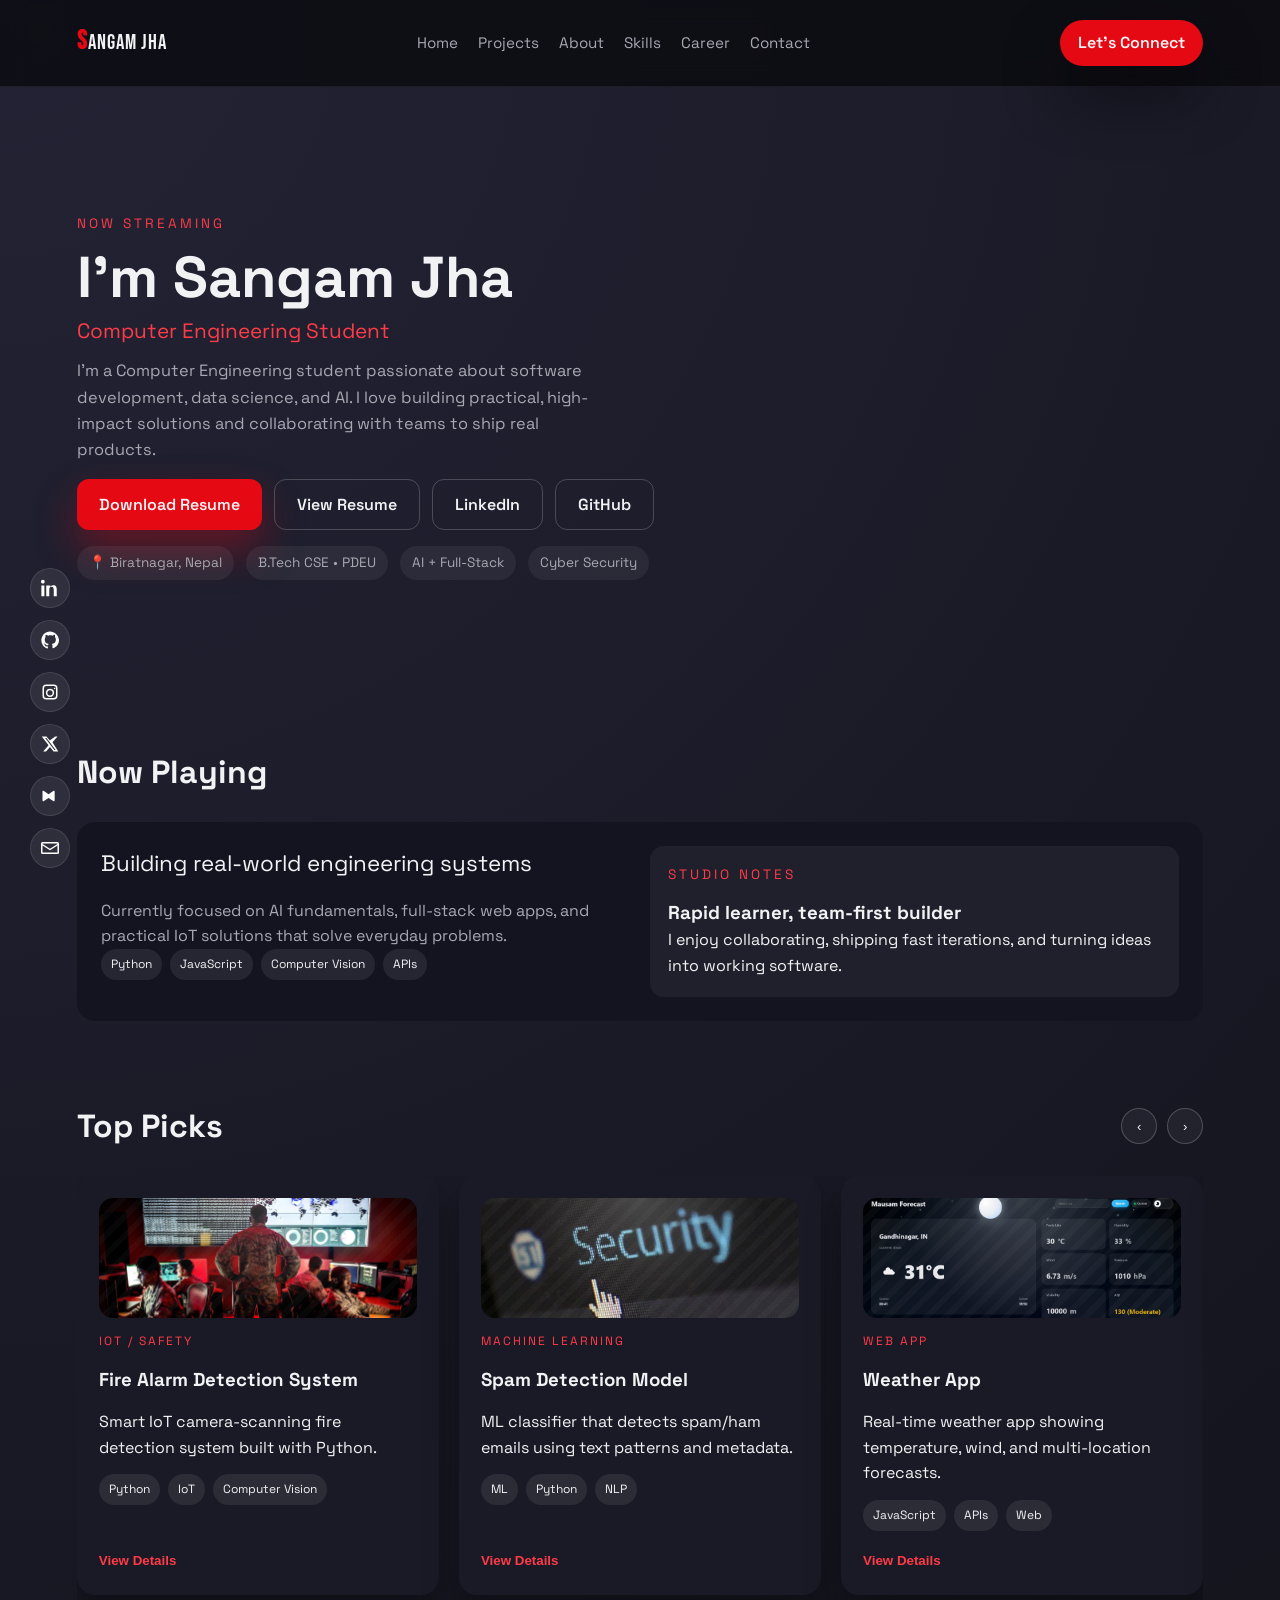
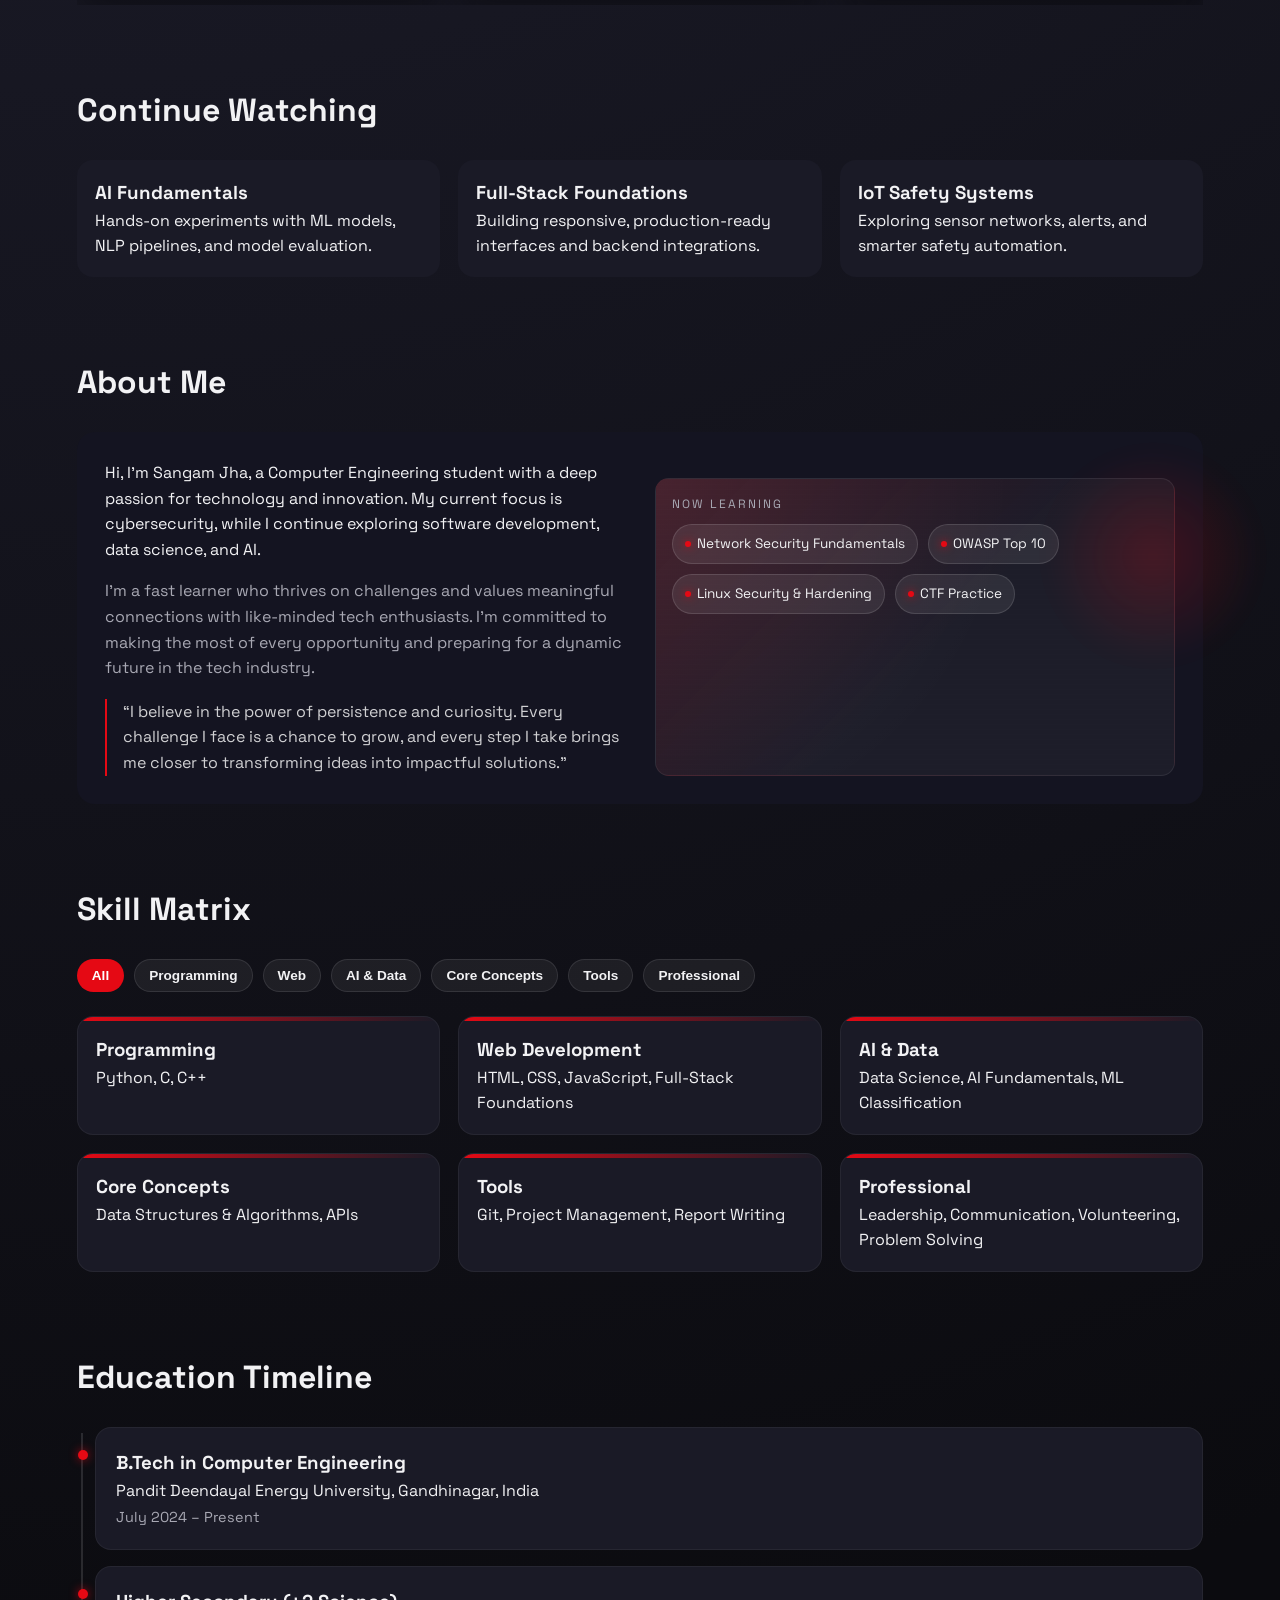
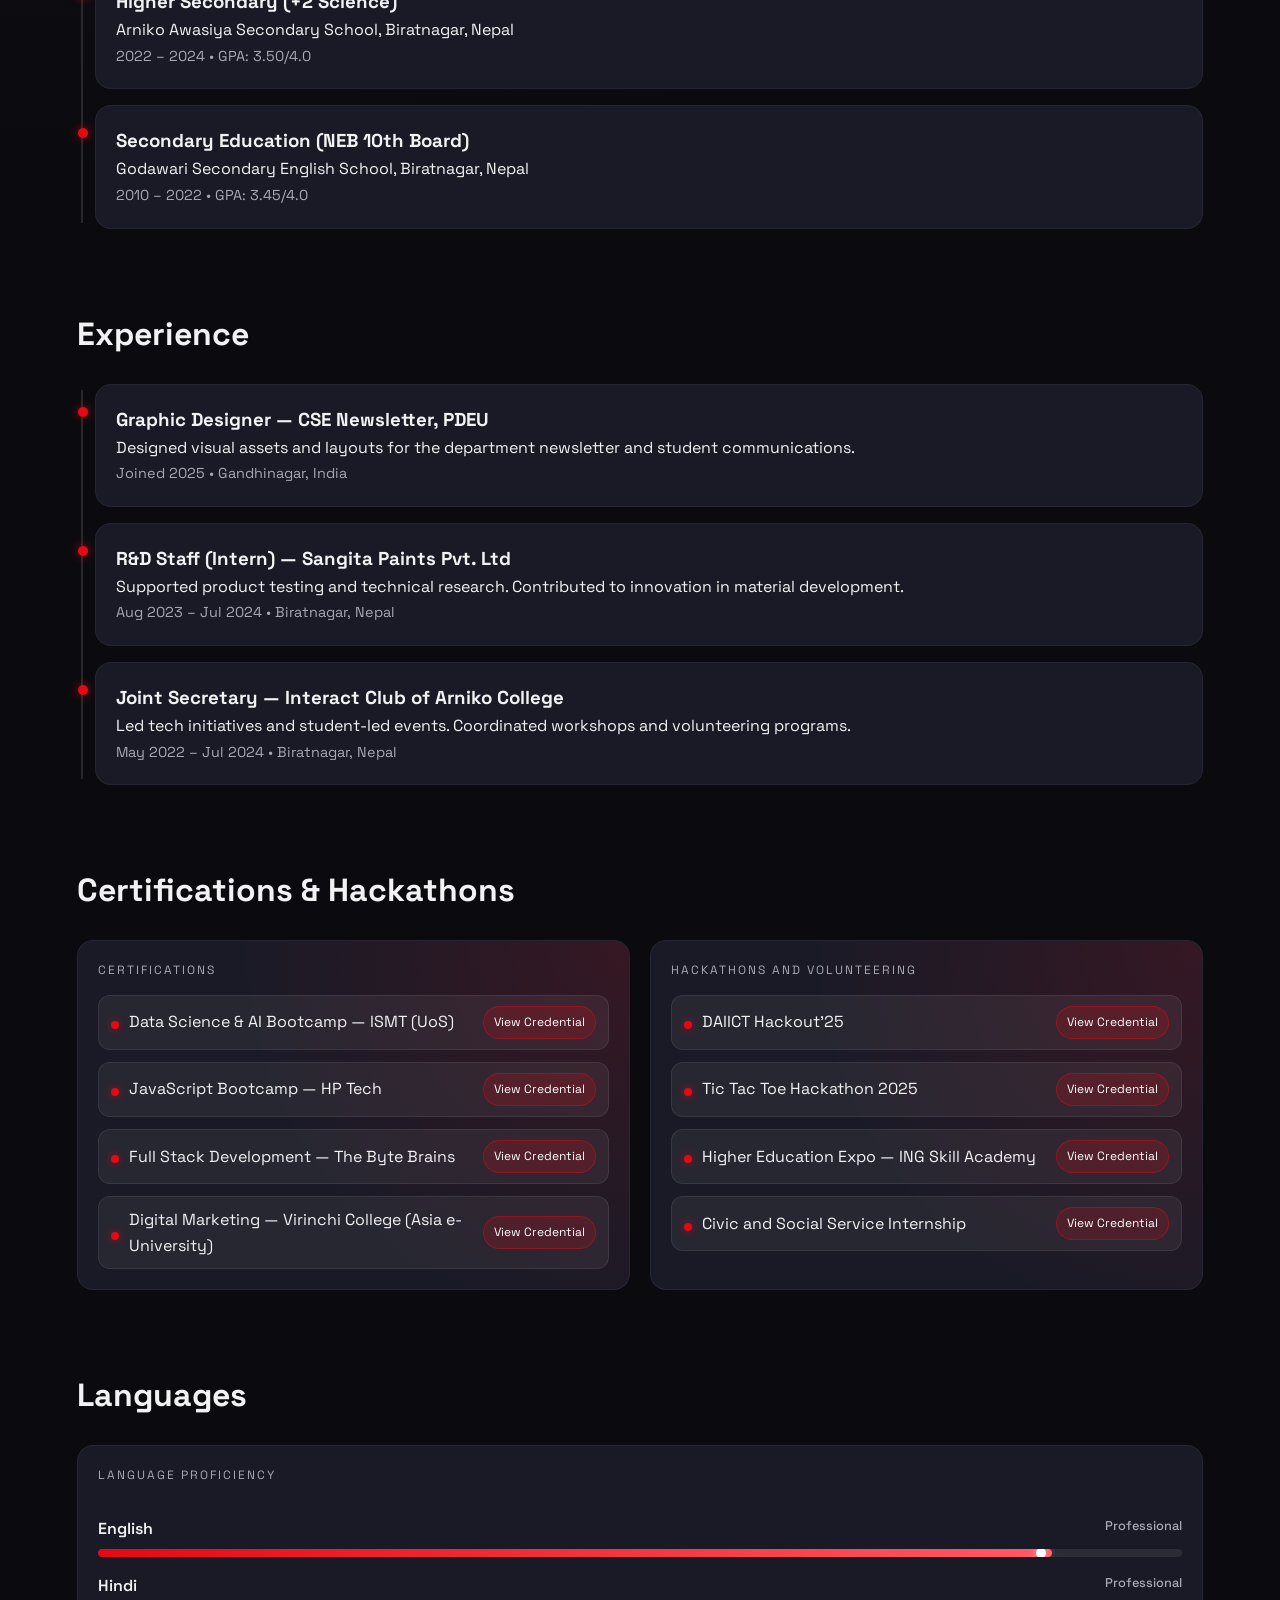
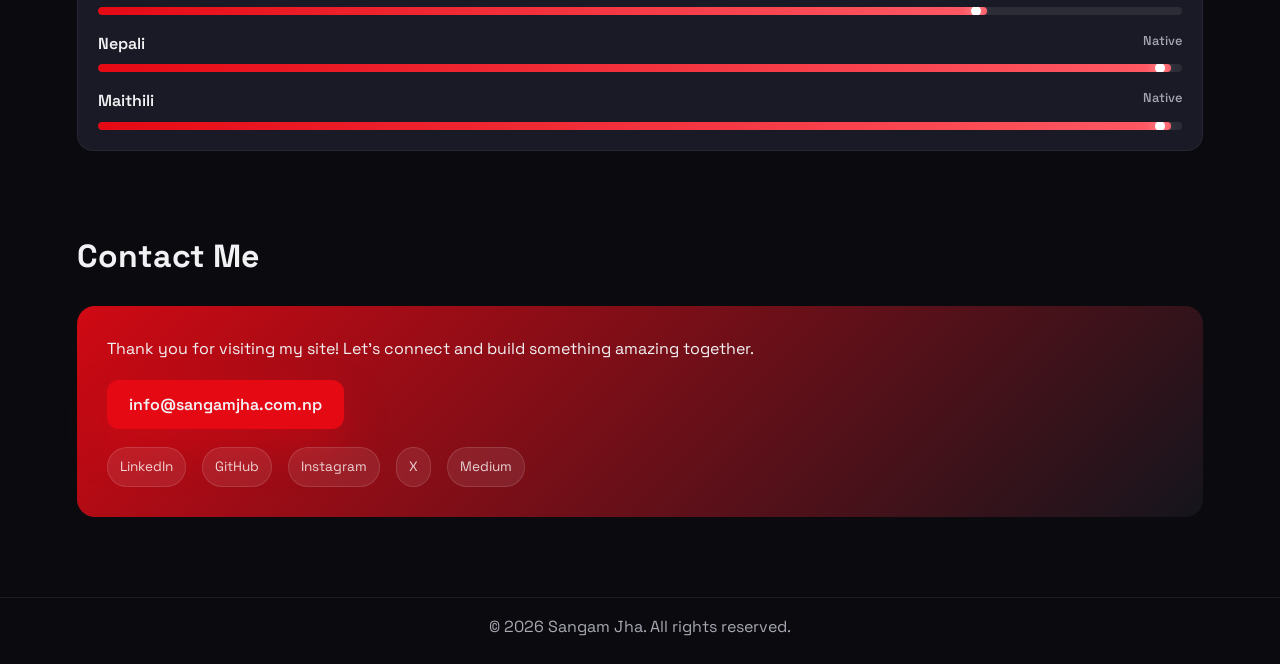
<file: index.html>
<!doctype html>
<html lang="en">
<head>
  <meta charset="utf-8" />
  <meta name="viewport" content="width=device-width, initial-scale=1" />
  <title>Sangam Jha | Netflix-Style Portfolio</title>
  <meta name="description" content="Sangam Jha — Computer Engineering student focused on software development, data science, and AI." />
  <meta property="og:title" content="Sangam Jha | Portfolio" />
  <meta property="og:description" content="Computer Engineering student passionate about AI, data science, and full-stack development." />
  <meta property="og:type" content="website" />
  <link rel="preconnect" href="https://fonts.googleapis.com" />
  <link rel="preconnect" href="https://fonts.gstatic.com" crossorigin />
  <link href="https://fonts.googleapis.com/css2?family=Bebas+Neue&family=Space+Grotesk:wght@400;500;600;700&display=swap" rel="stylesheet" />
  <link rel="stylesheet" href="styles/main.css" />
</head>
<body>
  <div class="loader" id="page-loader" aria-hidden="true">
    <div class="loader-content">
      <div class="netflix-container">
        <div class="sangam-logo" aria-label="SANGAM" role="img">
          <span class="logo-letter">S</span>
          <span class="logo-letter">A</span>
          <span class="logo-letter">N</span>
          <span class="logo-letter">G</span>
          <span class="logo-letter">A</span>
          <span class="logo-letter">M</span>
        </div>
      </div>
      <p class="loader-text">Streaming Portfolio</p>
    </div>
  </div>

  <div class="scroll-progress"></div>

  <header class="site-header">
    <div class="brand">
      <span class="brand-text"><span class="brand-initial">S</span>angam Jha</span>
    </div>
    <nav class="site-nav">
      <a href="#home">Home</a>
      <a href="#projects">Projects</a>
      <a href="#about">About</a>
      <a href="#skills">Skills</a>
      <a href="#education">Career</a>
      <a href="#contact">Contact</a>
    </nav>
    <a class="cta" href="#contact">Let’s Connect</a>
  </header>

  <aside class="social-rail" aria-label="Social links">
    <a href="https://www.linkedin.com/in/sangamjha" target="_blank" rel="noreferrer" aria-label="LinkedIn">
      <svg viewBox="0 0 24 24" aria-hidden="true">
        <path d="M4.98 3.5C4.98 4.88 3.86 6 2.5 6S0 4.88 0 3.5 1.12 1 2.5 1 4.98 2.12 4.98 3.5ZM0.5 8.5H4.5V23H0.5V8.5ZM8.5 8.5H12.3V10.4H12.4C12.9 9.4 14.2 8.3 16.2 8.3 20.3 8.3 21 10.9 21 14.3V23H17V14.9C17 12.9 16.9 10.3 14.2 10.3 11.4 10.3 11 12.5 11 14.7V23H7V8.5H8.5Z"/>
      </svg>
    </a>
    <a href="https://www.github.com/sangamjha1" target="_blank" rel="noreferrer" aria-label="GitHub">
      <svg viewBox="0 0 24 24" aria-hidden="true">
        <path d="M12 0.5C5.6 0.5 0.5 5.8 0.5 12.3c0 5.2 3.3 9.6 7.9 11.1.6.1.8-.3.8-.6v-2.2c-3.2.7-3.9-1.6-3.9-1.6-.5-1.4-1.3-1.7-1.3-1.7-1.1-.8.1-.8.1-.8 1.2.1 1.9 1.3 1.9 1.3 1.1 1.9 2.9 1.3 3.6 1 .1-.8.4-1.3.7-1.6-2.6-.3-5.3-1.3-5.3-5.9 0-1.3.5-2.3 1.2-3.2-.1-.3-.5-1.5.1-3.1 0 0 1-.3 3.2 1.2.9-.3 1.9-.4 2.9-.4 1 0 2 .1 2.9.4 2.2-1.5 3.2-1.2 3.2-1.2.6 1.6.2 2.8.1 3.1.8.9 1.2 1.9 1.2 3.2 0 4.6-2.7 5.6-5.3 5.9.4.3.8 1 .8 2.1v3.1c0 .3.2.7.8.6 4.6-1.5 7.9-5.9 7.9-11.1C23.5 5.8 18.4 0.5 12 0.5Z"/>
      </svg>
    </a>
    <a href="https://www.instagram.com/sangamjha.1" target="_blank" rel="noreferrer" aria-label="Instagram">
      <svg viewBox="0 0 24 24" aria-hidden="true">
        <path d="M7 2h10a5 5 0 0 1 5 5v10a5 5 0 0 1-5 5H7a5 5 0 0 1-5-5V7a5 5 0 0 1 5-5Zm0 2a3 3 0 0 0-3 3v10a3 3 0 0 0 3 3h10a3 3 0 0 0 3-3V7a3 3 0 0 0-3-3H7Zm5 3.5A5.5 5.5 0 1 1 6.5 13 5.5 5.5 0 0 1 12 7.5Zm0 2A3.5 3.5 0 1 0 15.5 13 3.5 3.5 0 0 0 12 9.5Zm6.2-3.3a1 1 0 1 1-1 1 1 1 0 0 1 1-1Z"/>
      </svg>
    </a>
    <a href="https://x.com/sangamjha_1" target="_blank" rel="noreferrer" aria-label="X">
      <svg viewBox="0 0 24 24" aria-hidden="true">
        <path d="M18.9 2H22l-6.7 7.7L23 22h-6.2l-4.8-5.9L6.7 22H2.9l7.2-8.3L1 2h6.3l4.4 5.4L18.9 2Zm-1.1 18h1.7L7.3 4H5.5l12.3 16Z"/>
      </svg>
    </a>
    <a href="https://medium.com/@sangamjha" target="_blank" rel="noreferrer" aria-label="Medium">
      <svg viewBox="0 0 24 24" aria-hidden="true">
        <path d="M2 6.2a1.2 1.2 0 0 1 1.9-1l6.2 4.3 6.2-4.3a1.2 1.2 0 0 1 1.9 1v11.6a1.2 1.2 0 0 1-1.9 1l-6.2-4.3-6.2 4.3a1.2 1.2 0 0 1-1.9-1Z"/>
      </svg>
    </a>
    <a href="mailto:info@sangamjha.com.np" aria-label="Email">
      <svg viewBox="0 0 24 24" aria-hidden="true">
        <path d="M2 4h20a2 2 0 0 1 2 2v12a2 2 0 0 1-2 2H2a2 2 0 0 1-2-2V6a2 2 0 0 1 2-2Zm0 2v.5l10 6.5 10-6.5V6H2Zm20 12V8.7l-9.4 6.1a1 1 0 0 1-1.2 0L2 8.7V18h20Z"/>
      </svg>
    </a>
  </aside>

  <main>
    <section class="hero" id="home">
      <div class="hero-content reveal">
        <p class="eyebrow">Now Streaming</p>
        <h1>I’m Sangam Jha</h1>
        <p class="subhead">Computer Engineering Student</p>
        <p class="lead">
          I’m a Computer Engineering student passionate about software development, data science,
          and AI. I love building practical, high-impact solutions and collaborating with teams to
          ship real products.
        </p>
        <div class="hero-actions">
          <a class="btn primary" href="assets/Sangam_Jha_Resume.pdf" target="_blank" rel="noreferrer">Download Resume</a>
          <a class="btn ghost" href="resume.html">View Resume</a>
          <a class="btn ghost" href="https://www.linkedin.com/in/sangamjha" target="_blank" rel="noreferrer">LinkedIn</a>
          <a class="btn ghost" href="https://www.github.com/sangamjha1" target="_blank" rel="noreferrer">GitHub</a>
        </div>
        <div class="hero-meta">
          <span>📍 Biratnagar, Nepal</span>
          <span>B.Tech CSE • PDEU</span>
          <span>AI + Full-Stack</span>
          <span>Cyber Security</span>
        </div>
      </div>
      <div class="hero-poster reveal">
        <div class="hero-photo">
          <video id="avatar-video" autoplay muted loop playsinline>
            <source src="assets/sangam-avatar-green.mp4" type="video/mp4" />
          </video>
          <canvas id="avatar-canvas" aria-label="Sangam 3D avatar"></canvas>
        </div>
      </div>
    </section>

    <section class="row reveal" id="now-playing">
      <div class="row-header">
        <h2>Now Playing</h2>
      </div>
      <div class="now-playing">
        <div>
          <p class="now-title">Building real-world engineering systems</p>
          <p class="muted">Currently focused on AI fundamentals, full-stack web apps, and practical IoT solutions that solve everyday problems.</p>
          <div class="tag-row">
            <span>Python</span>
            <span>JavaScript</span>
            <span>Computer Vision</span>
            <span>APIs</span>
          </div>
        </div>
        <div class="now-card">
          <p class="eyebrow">Studio Notes</p>
          <h3>Rapid learner, team-first builder</h3>
          <p>I enjoy collaborating, shipping fast iterations, and turning ideas into working software.</p>
        </div>
      </div>
    </section>

    <section class="row reveal" id="projects">
      <div class="row-header">
        <h2>Top Picks</h2>
        <div class="row-controls">
          <button class="icon-btn" data-scroll="left" aria-label="Scroll left">‹</button>
          <button class="icon-btn" data-scroll="right" aria-label="Scroll right">›</button>
        </div>
      </div>
      <div class="card-track" data-track>
        <article class="card" data-project data-title="Fire Alarm Detection System" data-description="Smart IoT camera-scanning fire detection system built with Python to detect hazards early and trigger alerts." data-tech="Python, IoT, Computer Vision" data-role="Computer Vision + IoT" data-highlights="Real-time smoke/heat detection;Sensor-driven alert pipeline;Python-based prototype" data-repo="https://github.com/sangamjha1/fire-alarm-detection" data-live="">
          <div class="card-art top-crop">
            <img src="assets/fire-alarm-detection-system-thumbnail.jpg" alt="Fire Alarm Detection System thumbnail" />
          </div>
          <div class="card-label">IoT / Safety</div>
          <h3>Fire Alarm Detection System</h3>
          <p>Smart IoT camera-scanning fire detection system built with Python.</p>
          <div class="tag-row">
            <span>Python</span>
            <span>IoT</span>
            <span>Computer Vision</span>
          </div>
          <div class="card-links">
            <button class="text-btn" data-open>View Details</button>
          </div>
        </article>
        <article class="card" data-project data-title="Spam Detection Model" data-description="ML classifier that detects spam/ham emails using text patterns and metadata." data-tech="Python, ML, NLP" data-role="ML Engineer" data-highlights="Text preprocessing pipeline;Spam/ham classification model;Precision-focused evaluation" data-repo="https://github.com/sangamjha1/spam_dection" data-live="">
          <div class="card-art">
            <img src="assets/Spam-detection-thumbnail.jpg" alt="Spam Detection Model thumbnail" />
          </div>
          <div class="card-label">Machine Learning</div>
          <h3>Spam Detection Model</h3>
          <p>ML classifier that detects spam/ham emails using text patterns and metadata.</p>
          <div class="tag-row">
            <span>ML</span>
            <span>Python</span>
            <span>NLP</span>
          </div>
          <div class="card-links">
            <button class="text-btn" data-open>View Details</button>
          </div>
        </article>
        <article class="card" data-project data-title="Weather App" data-description="Real-time weather app showing temperature, wind, and multi-location forecasts." data-tech="JavaScript, APIs, Web" data-role="Frontend + API Integration" data-highlights="Live forecasts with API;Multi-city search;Deployed on Vercel" data-repo="https://github.com/sangamjha1/Weather-app" data-live="https://mausam-forecast.vercel.app/">
          <div class="card-art">
            <img src="assets/weather-app-thumbnail.png" alt="Weather App thumbnail" />
          </div>
          <div class="card-label">Web App</div>
          <h3>Weather App</h3>
          <p>Real-time weather app showing temperature, wind, and multi-location forecasts.</p>
          <div class="tag-row">
            <span>JavaScript</span>
            <span>APIs</span>
            <span>Web</span>
          </div>
          <div class="card-links">
            <button class="text-btn" data-open>View Details</button>
          </div>
        </article>
        <article class="card" data-project data-title="Hospital Management System" data-description="Hospital management system for managing patient records, appointments, and administrative workflows." data-tech="Web, Database, CRUD" data-role="Full-Stack Builder" data-highlights="Patient records & scheduling;Admin dashboard flows;CRUD operations" data-repo="https://github.com/sangamjha1/Hospital-Management-System" data-live="">
          <div class="card-art top-crop">
            <img src="assets/hospital-management-system-thumbnail.jpg" alt="Hospital Management System thumbnail" />
          </div>
          <div class="card-label">Full-Stack</div>
          <h3>Hospital Management System</h3>
          <p>Hospital system to manage patient records, appointments, and staff workflows.</p>
          <div class="tag-row">
            <span>Web</span>
            <span>Database</span>
            <span>CRUD</span>
          </div>
          <div class="card-links">
            <button class="text-btn" data-open>View Details</button>
          </div>
        </article>
        <article class="card" data-project data-title="Event Management Platform" data-description="Event management platform to coordinate schedules, attendees, and event logistics in one place." data-tech="Web, Scheduling, CRUD" data-role="Product Builder" data-highlights="Event scheduling flows;Attendee management;Admin control panel" data-repo="https://github.com/sangamjha1/EventManagement" data-live="">
          <div class="card-art top-crop">
            <img src="assets/Event-mangement-thumbnail.jpg" alt="Event Management Platform thumbnail" />
          </div>
          <div class="card-label">Management</div>
          <h3>Event Management Platform</h3>
          <p>Organize events, manage attendees, and streamline logistics.</p>
          <div class="tag-row">
            <span>Web</span>
            <span>Scheduling</span>
            <span>CRUD</span>
          </div>
          <div class="card-links">
            <button class="text-btn" data-open>View Details</button>
          </div>
        </article>
      </div>
    </section>

    <section class="row reveal" id="continue">
      <div class="row-header">
        <h2>Continue Watching</h2>
      </div>
      <div class="continue-grid">
        <div class="continue-card">
          <h3>AI Fundamentals</h3>
          <p>Hands-on experiments with ML models, NLP pipelines, and model evaluation.</p>
        </div>
        <div class="continue-card">
          <h3>Full-Stack Foundations</h3>
          <p>Building responsive, production-ready interfaces and backend integrations.</p>
        </div>
        <div class="continue-card">
          <h3>IoT Safety Systems</h3>
          <p>Exploring sensor networks, alerts, and smarter safety automation.</p>
        </div>
      </div>
    </section>

    <section class="row reveal" id="about">
      <div class="row-header">
        <h2>About Me</h2>
      </div>
      <div class="split">
        <div>
          <p>
            Hi, I’m Sangam Jha, a Computer Engineering student with a deep passion for technology
            and innovation. My current focus is cybersecurity, while I continue exploring software
            development, data science, and AI.
          </p>
          <p class="muted">
            I’m a fast learner who thrives on challenges and values meaningful connections with
            like-minded tech enthusiasts. I’m committed to making the most of every opportunity and
            preparing for a dynamic future in the tech industry.
          </p>
          <blockquote>
            “I believe in the power of persistence and curiosity. Every challenge I face is a chance
            to grow, and every step I take brings me closer to transforming ideas into impactful
            solutions.”
          </blockquote>
        </div>
        <div class="learn-strip">
          <p class="learn-title">Now Learning</p>
          <div class="learn-items">
            <span>Network Security Fundamentals</span>
            <span>OWASP Top 10</span>
            <span>Linux Security & Hardening</span>
            <span>CTF Practice</span>
          </div>
        </div>
      </div>
      <div class="about-bg" aria-hidden="true"></div>
    </section>

    <section class="row reveal" id="skills">
      <div class="row-header">
        <h2>Skill Matrix</h2>
      </div>
      <div class="filter-bar">
        <button class="filter-btn active" data-filter="all">All</button>
        <button class="filter-btn" data-filter="programming">Programming</button>
        <button class="filter-btn" data-filter="web">Web</button>
        <button class="filter-btn" data-filter="ai">AI & Data</button>
        <button class="filter-btn" data-filter="core">Core Concepts</button>
        <button class="filter-btn" data-filter="tools">Tools</button>
        <button class="filter-btn" data-filter="professional">Professional</button>
      </div>
      <div class="skills-grid">
        <div class="skill-card" data-skill="programming">
          <h3>Programming</h3>
          <p>Python, C, C++</p>
        </div>
        <div class="skill-card" data-skill="web">
          <h3>Web Development</h3>
          <p>HTML, CSS, JavaScript, Full-Stack Foundations</p>
        </div>
        <div class="skill-card" data-skill="ai">
          <h3>AI & Data</h3>
          <p>Data Science, AI Fundamentals, ML Classification</p>
        </div>
        <div class="skill-card" data-skill="core">
          <h3>Core Concepts</h3>
          <p>Data Structures & Algorithms, APIs</p>
        </div>
        <div class="skill-card" data-skill="tools">
          <h3>Tools</h3>
          <p>Git, Project Management, Report Writing</p>
        </div>
        <div class="skill-card" data-skill="professional">
          <h3>Professional</h3>
          <p>Leadership, Communication, Volunteering, Problem Solving</p>
        </div>
      </div>
    </section>

    <section class="row reveal" id="education">
      <div class="row-header">
        <h2>Education Timeline</h2>
      </div>
      <div class="timeline">
        <div class="timeline-item">
          <h3>B.Tech in Computer Engineering</h3>
          <p>Pandit Deendayal Energy University, Gandhinagar, India</p>
          <span>July 2024 – Present</span>
        </div>
        <div class="timeline-item">
          <h3>Higher Secondary (+2 Science)</h3>
          <p>Arniko Awasiya Secondary School, Biratnagar, Nepal</p>
          <span>2022 – 2024 • GPA: 3.50/4.0</span>
        </div>
        <div class="timeline-item">
          <h3>Secondary Education (NEB 10th Board)</h3>
          <p>Godawari Secondary English School, Biratnagar, Nepal</p>
          <span>2010 – 2022 • GPA: 3.45/4.0</span>
        </div>
      </div>
    </section>

    <section class="row reveal" id="experience">
      <div class="row-header">
        <h2>Experience</h2>
      </div>
      <div class="timeline">
        <div class="timeline-item">
          <h3>Graphic Designer — CSE Newsletter, PDEU</h3>
          <p>Designed visual assets and layouts for the department newsletter and student communications.</p>
          <span>Joined 2025 • Gandhinagar, India</span>
        </div>
        <div class="timeline-item">
          <h3>R&amp;D Staff (Intern) — Sangita Paints Pvt. Ltd</h3>
          <p>Supported product testing and technical research. Contributed to innovation in material development.</p>
          <span>Aug 2023 – Jul 2024 • Biratnagar, Nepal</span>
        </div>
        <div class="timeline-item">
          <h3>Joint Secretary — Interact Club of Arniko College</h3>
          <p>Led tech initiatives and student-led events. Coordinated workshops and volunteering programs.</p>
          <span>May 2022 – Jul 2024 • Biratnagar, Nepal</span>
        </div>
      </div>
    </section>

    <section class="row reveal" id="certifications">
      <div class="row-header">
        <h2>Certifications & Hackathons</h2>
      </div>
      <div class="cert-grid">
        <div class="cert-card">
          <p class="cert-title">Certifications</p>
          <ul class="cert-list">
            <li>
              <span>Data Science & AI Bootcamp — ISMT (UoS)</span>
              <a class="cert-link" href="assets/Data_Science.png" target="_blank" rel="noreferrer">View Credential</a>
            </li>
            <li>
              <span>JavaScript Bootcamp — HP Tech</span>
              <a class="cert-link" href="assets/Javascript.png" target="_blank" rel="noreferrer">View Credential</a>
            </li>
            <li>
              <span>Full Stack Development — The Byte Brains</span>
              <a class="cert-link" href="assets/Full_Stack.png" target="_blank" rel="noreferrer">View Credential</a>
            </li>
            <li>
              <span>Digital Marketing — Virinchi College (Asia e-University)</span>
              <a class="cert-link" href="assets/Digital_Marketing.png" target="_blank" rel="noreferrer">View Credential</a>
            </li>
          </ul>
        </div>
        <div class="cert-card">
          <p class="cert-title">Hackathons and Volunteering</p>
          <ul class="cert-list">
            <li>
              <span>DAIICT Hackout'25</span>
              <a class="cert-link" href="assets/Hackout%20Hackathon.jpg" target="_blank" rel="noreferrer">View Credential</a>
            </li>
            <li>
              <span>Tic Tac Toe Hackathon 2025</span>
              <a class="cert-link" href="assets/Tic%20Tac%20Toe%20hackathon'25.png" target="_blank" rel="noreferrer">View Credential</a>
            </li>
            <li>
              <span>Higher Education Expo — ING Skill Academy</span>
              <a class="cert-link" href="assets/ING_Skill_Academy.png" target="_blank" rel="noreferrer">View Credential</a>
            </li>
            <li>
              <span>Civic and Social Service Internship</span>
              <a class="cert-link" href="assets/CSSI%20Internship.png" target="_blank" rel="noreferrer">View Credential</a>
            </li>
          </ul>
        </div>
      </div>
    </section>

    <section class="row reveal" id="languages">
      <div class="row-header">
        <h2>Languages</h2>
      </div>
      <div class="language-card">
        <p class="cert-title">Language Proficiency</p>
        <div class="lang-row">
          <div class="lang-label">
            <span>English</span>
            <span class="lang-level">Professional</span>
          </div>
          <div class="lang-bar">
            <div class="lang-fill" style="width: 88%;"></div>
          </div>
        </div>
        <div class="lang-row">
          <div class="lang-label">
            <span>Hindi</span>
            <span class="lang-level">Professional</span>
          </div>
          <div class="lang-bar">
            <div class="lang-fill" style="width: 82%;"></div>
          </div>
        </div>
        <div class="lang-row">
          <div class="lang-label">
            <span>Nepali</span>
            <span class="lang-level">Native</span>
          </div>
          <div class="lang-bar">
            <div class="lang-fill" style="width: 99%;"></div>
          </div>
        </div>
        <div class="lang-row">
          <div class="lang-label">
            <span>Maithili</span>
            <span class="lang-level">Native</span>
          </div>
          <div class="lang-bar">
            <div class="lang-fill" style="width: 99%;"></div>
          </div>
        </div>
      </div>
    </section>

    <section class="row reveal" id="contact">
      <div class="row-header">
        <h2>Contact Me</h2>
      </div>
      <div class="contact-card">
        <p>Thank you for visiting my site! Let’s connect and build something amazing together.</p>
        <div class="contact-info">
          <a class="btn primary" href="mailto:info@sangamjha.com.np">info@sangamjha.com.np</a>
        </div>
        <div class="contact-links">
          <a href="https://www.linkedin.com/in/sangamjha" target="_blank" rel="noreferrer">LinkedIn</a>
          <a href="https://www.github.com/sangamjha1" target="_blank" rel="noreferrer">GitHub</a>
          <a href="https://www.instagram.com/sangamjha.1" target="_blank" rel="noreferrer">Instagram</a>
          <a href="https://x.com/sangamjha_1" target="_blank" rel="noreferrer">X</a>
          <a href="https://medium.com/@sangamjha" target="_blank" rel="noreferrer">Medium</a>
        </div>
      </div>
    </section>
  </main>

  <footer class="site-footer">
    <p>© 2026 Sangam Jha. All rights reserved.</p>
  </footer>

  <div class="project-modal" id="project-modal" aria-hidden="true">
    <div class="modal-card">
      <button class="modal-close" data-close aria-label="Close">×</button>
      <p class="modal-label">Project Spotlight</p>
      <h3 id="modal-title">Project Title</h3>
      <p id="modal-description">Project description</p>
      <p class="modal-role" id="modal-role">Role</p>
      <div class="modal-highlights" id="modal-highlights"></div>
      <div class="tag-row" id="modal-tech"></div>
      <div class="modal-links" id="modal-links"></div>
    </div>
  </div>

  <button class="to-top" id="to-top" aria-label="Back to top">↑</button>

  <script src="scripts/main.js"></script>
</body>
</html>
</file>
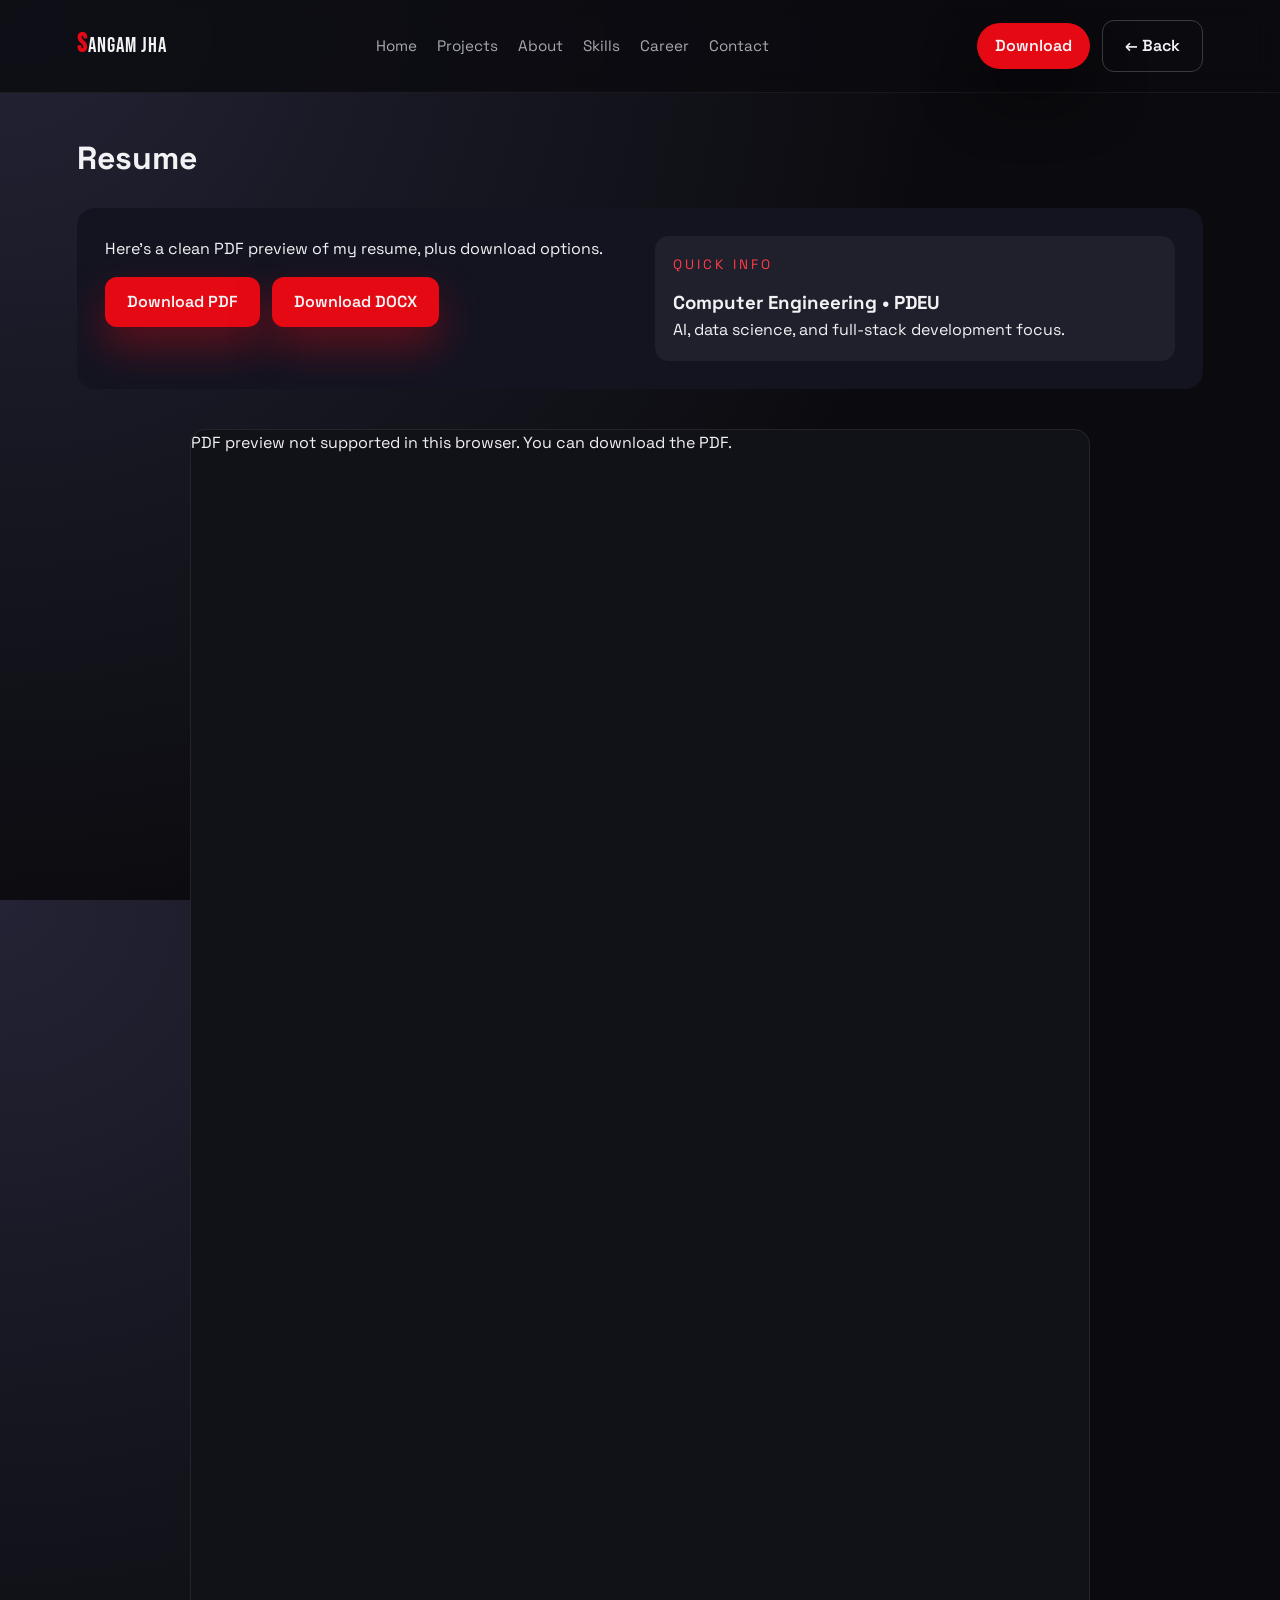
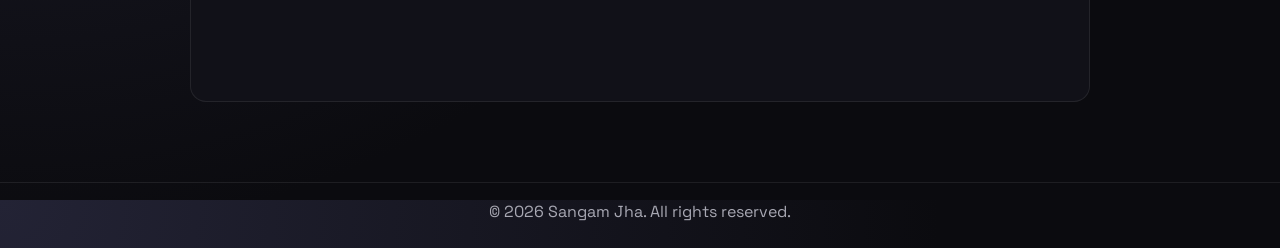
<file: resume.html>
<!doctype html>
<html lang="en">
<head>
  <meta charset="utf-8" />
  <meta name="viewport" content="width=device-width, initial-scale=1" />
  <title>Sangam Jha | Resume</title>
  <meta name="description" content="Resume of Sangam Jha" />
  <link rel="preconnect" href="https://fonts.googleapis.com" />
  <link rel="preconnect" href="https://fonts.gstatic.com" crossorigin />
  <link href="https://fonts.googleapis.com/css2?family=Bebas+Neue&family=Space+Grotesk:wght@400;500;600;700&display=swap" rel="stylesheet" />
  <link rel="stylesheet" href="styles/main.css" />
</head>
<body class="resume-page">
  <header class="site-header">
    <div class="brand">
      <span class="brand-text"><span class="brand-initial">S</span>angam Jha</span>
    </div>
    <nav class="site-nav">
      <a href="/#home">Home</a>
      <a href="/#projects">Projects</a>
      <a href="/#about">About</a>
      <a href="/#skills">Skills</a>
      <a href="/#education">Career</a>
      <a href="/#contact">Contact</a>
    </nav>
    <div class="nav-actions">
      <a class="cta" href="assets/Sangam_Jha_Resume.pdf" target="_blank" rel="noreferrer">Download</a>
      <a class="btn ghost" id="back-home" href="/">← Back</a>
    </div>
  </header>

  <main>
    <section class="row" id="resume">
      <div class="row-header">
        <h2>Resume</h2>
      </div>
      <div class="split">
        <div>
          <p>Here’s a clean PDF preview of my resume, plus download options.</p>
          <div class="hero-actions">
            <a class="btn primary" href="assets/Sangam_Jha_Resume.pdf" target="_blank" rel="noreferrer">Download PDF</a>
            <a class="btn primary" href="assets/Sangam_Jha_Resume.docx" target="_blank" rel="noreferrer">Download DOCX</a>
          </div>
        </div>
        <div class="now-card">
          <p class="eyebrow">Quick Info</p>
          <h3>Computer Engineering • PDEU</h3>
          <p>AI, data science, and full-stack development focus.</p>
        </div>
      </div>
      <div class="resume-viewer">
        <object data="assets/Sangam_Jha_Resume.pdf#toolbar=0&navpanes=0&view=FitH&zoom=page-width" type="application/pdf">
          <p>PDF preview not supported in this browser. You can <a href="assets/Sangam_Jha_Resume.pdf" target="_blank" rel="noreferrer">download the PDF</a>.</p>
        </object>
      </div>
    </section>
  </main>

  <footer class="site-footer">
    <p>© 2026 Sangam Jha. All rights reserved.</p>
  </footer>

  <script>
    const backHome = document.getElementById('back-home');
    if (backHome) {
      backHome.addEventListener('click', (event) => {
        event.preventDefault();
        sessionStorage.setItem('skipLoader', '1');
        window.location.href = '/';
      });
    }
  </script>
</body>
</html>
</file>
<file: styles/main.css>
:root {
  --bg: #0b0b0f;
  --bg-soft: #141421;
  --accent: #e50914;
  --accent-soft: #ff3b47;
  --text: #f2f2f4;
  --muted: #a8a8b3;
  --card: #1a1a26;
  --shadow: 0 30px 60px rgba(0, 0, 0, 0.45);
  --radius: 18px;
}

* {
  box-sizing: border-box;
  margin: 0;
  padding: 0;
}

body {
  font-family: "Space Grotesk", "Segoe UI", sans-serif;
  background: radial-gradient(circle at top left, #232335 0%, #0b0b0f 60%);
  color: var(--text);
  line-height: 1.6;
}

a {
  color: inherit;
  text-decoration: none;
}

.loader {
  position: fixed;
  inset: 0;
  background: #09090d;
  display: grid;
  place-items: center;
  z-index: 999;
  transition: opacity 0.6s ease, visibility 0.6s ease;
}

.loader.hidden {
  opacity: 0;
  visibility: hidden;
}

.loader-content {
  position: relative;
  display: grid;
  gap: 18px;
  place-items: center;
}

.loader-text {
  font-family: "Bebas Neue", sans-serif;
  font-size: 1.1rem;
  letter-spacing: 2px;
  color: rgba(255, 255, 255, 0.7);
}

.netflix-container {
  display: flex;
  justify-content: center;
  align-items: center;
  position: relative;
}

.sangam-logo {
  display: flex;
  gap: 10px;
  position: relative;
}

.logo-letter {
  font-family: "Bebas Neue", sans-serif;
  font-size: clamp(5rem, 16vw, 10rem);
  letter-spacing: 6px;
  text-transform: uppercase;
  background: linear-gradient(180deg, #ff4d57 0%, #e50914 55%, #9b040c 100%);
  background-size: 100% 100%;
  -webkit-background-clip: text;
  background-clip: text;
  color: transparent;
  position: relative;
  overflow: hidden;
  opacity: 0;
  clip-path: inset(0 100% 0 0);
  animation: letterReveal 0.9s ease forwards;
  text-shadow: 0 0 12px rgba(229, 9, 20, 0.45);
}

.logo-letter::before {
  content: "";
  position: absolute;
  inset: -10%;
  background:
    repeating-linear-gradient(
      115deg,
      rgba(255, 255, 255, 0.08),
      rgba(255, 255, 255, 0.08) 4px,
      transparent 4px,
      transparent 10px
    ),
    linear-gradient(180deg, rgba(255, 255, 255, 0.12), transparent 60%);
  mix-blend-mode: screen;
  opacity: 0.4;
  pointer-events: none;
}

.logo-letter::after {
  content: "";
  position: absolute;
  top: 0;
  left: -30%;
  width: 40%;
  height: 100%;
  background: linear-gradient(90deg, transparent, rgba(255, 255, 255, 0.35), transparent);
  filter: blur(6px);
  opacity: 0;
  animation: brushSweep 0.9s ease forwards;
  mix-blend-mode: screen;
}

.sangam-logo {
  line-height: 1;
}

.logo-letter:nth-child(1) { animation-delay: 0s; }
.logo-letter:nth-child(1)::after { animation-delay: 0.05s; }
.logo-letter:nth-child(2) { animation-delay: 0.25s; }
.logo-letter:nth-child(2)::after { animation-delay: 0.3s; }
.logo-letter:nth-child(3) { animation-delay: 0.5s; }
.logo-letter:nth-child(3)::after { animation-delay: 0.55s; }
.logo-letter:nth-child(4) { animation-delay: 0.75s; }
.logo-letter:nth-child(4)::after { animation-delay: 0.8s; }
.logo-letter:nth-child(5) { animation-delay: 1s; }
.logo-letter:nth-child(5)::after { animation-delay: 1.05s; }
.logo-letter:nth-child(6) { animation-delay: 1.25s; }
.logo-letter:nth-child(6)::after { animation-delay: 1.3s; }

@keyframes letterReveal {
  0% {
    clip-path: inset(0 100% 0 0);
    opacity: 0;
    transform: translateY(12px) scale(0.98);
  }
  100% {
    clip-path: inset(0 0 0 0);
    opacity: 1;
    transform: translateY(0) scale(1);
  }
}

@keyframes brushSweep {
  0% {
    transform: translateX(-40%);
    opacity: 0;
  }
  40% {
    opacity: 1;
  }
  100% {
    transform: translateX(200%);
    opacity: 0;
  }
}

.netflix-container::after {
  content: "";
  position: absolute;
  width: 240px;
  height: 6px;
  background: radial-gradient(circle, rgba(229, 9, 20, 0.8), transparent 70%);
  bottom: -18px;
  left: 50%;
  transform: translateX(-50%);
  filter: blur(8px);
  opacity: 0.7;
}

.scroll-progress {
  position: fixed;
  top: 0;
  left: 0;
  height: 3px;
  width: 0;
  background: linear-gradient(90deg, var(--accent), var(--accent-soft));
  z-index: 20;
}

.site-header {
  position: sticky;
  top: 0;
  z-index: 10;
  display: flex;
  align-items: center;
  justify-content: space-between;
  padding: 20px 6vw;
  background: rgba(11, 11, 15, 0.8);
  backdrop-filter: blur(12px);
  border-bottom: 1px solid rgba(255, 255, 255, 0.06);
}

.social-rail {
  position: fixed;
  left: 24px;
  bottom: 24px;
  transform: none;
  display: flex;
  flex-direction: column;
  gap: 12px;
  z-index: 12;
  padding: 8px 6px;
  border-radius: 999px;
  transition: background 0.25s ease, box-shadow 0.25s ease;
}


.social-rail a {
  width: 40px;
  height: 40px;
  display: grid;
  place-items: center;
  border-radius: 50%;
  background: rgba(255, 255, 255, 0.08);
  border: 1px solid rgba(255, 255, 255, 0.1);
  transition: transform 0.2s ease, background 0.2s ease, color 0.2s ease, border-color 0.2s ease;
  position: relative;
  z-index: 1;
}

.social-rail a:hover {
  transform: translateY(-2px);
  background: rgba(229, 9, 20, 0.2);
  border-color: rgba(229, 9, 20, 0.5);
}

.social-rail svg {
  width: 18px;
  height: 18px;
  fill: #fff;
}

.social-rail:hover {
  background: linear-gradient(180deg, rgba(229, 9, 20, 0.22), rgba(229, 9, 20, 0.04));
  box-shadow: 0 0 30px rgba(229, 9, 20, 0.28);
}

.social-rail:hover a {
  background: transparent;
  border-color: transparent;
}

.social-rail:hover a:hover {
  background: rgba(255, 255, 255, 0.12);
}

.site-header.scrolled {
  background: rgba(11, 11, 15, 0.95);
  box-shadow: 0 10px 30px rgba(0, 0, 0, 0.45);
}

.brand {
  display: flex;
  align-items: center;
  gap: 12px;
  font-family: "Bebas Neue", sans-serif;
  letter-spacing: 1px;
  text-transform: uppercase;
  font-size: 1.3rem;
}

.brand-initial {
  color: var(--accent);
  font-weight: 700;
  font-size: 1.6rem;
  line-height: 1;
}
.site-nav {
  display: flex;
  gap: 20px;
  font-size: 0.95rem;
  color: var(--muted);
}

.site-nav a:hover {
  color: var(--text);
}

.cta {
  padding: 10px 18px;
  background: var(--accent);
  border-radius: 999px;
  font-weight: 600;
  box-shadow: var(--shadow);
}

main {
  padding: 40px 6vw 80px;
  display: flex;
  flex-direction: column;
  gap: 80px;
}

.hero {
  display: grid;
  grid-template-columns: minmax(0, 1.2fr) minmax(0, 0.8fr);
  gap: 28px;
  align-items: center;
  min-height: 60vh;
}

.hero-content h1 {
  font-size: clamp(2.5rem, 4.5vw, 4.8rem);
  line-height: 1.05;
  margin-bottom: 8px;
}

.subhead {
  font-size: 1.3rem;
  color: var(--accent-soft);
  margin-bottom: 10px;
}

.eyebrow {
  color: var(--accent-soft);
  text-transform: uppercase;
  letter-spacing: 3px;
  font-size: 0.85rem;
  margin-bottom: 12px;
}

.lead {
  color: var(--muted);
  max-width: 520px;
  font-size: 1.02rem;
}

.hero-actions {
  display: flex;
  gap: 12px;
  margin: 16px 0;
  flex-wrap: wrap;
}

.btn {
  padding: 12px 22px;
  border-radius: 12px;
  font-weight: 600;
  display: inline-flex;
  align-items: center;
  gap: 8px;
}

.btn.primary {
  background: var(--accent);
  box-shadow: 0 20px 40px rgba(229, 9, 20, 0.35);
}

.btn.ghost {
  border: 1px solid rgba(255, 255, 255, 0.2);
  color: var(--text);
}

.hero-meta {
  display: flex;
  gap: 12px;
  color: var(--muted);
  font-size: 0.9rem;
  flex-wrap: wrap;
}

.hero-meta span {
  padding: 6px 12px;
  background: rgba(255, 255, 255, 0.06);
  border-radius: 999px;
  font-size: 0.85rem;
}

.hero-poster {
  display: flex;
  justify-content: center;
}

.hero-photo {
  width: min(962px, 100vw);
  aspect-ratio: 4 / 4.5;
  border-radius: 0;
  overflow: visible;
  box-shadow: none;
  position: relative;
}

.hero-photo img {
  width: 100%;
  height: 100%;
  object-fit: cover;
}

.hero-photo video {
  width: 100%;
  height: 100%;
  object-fit: contain;
  display: none;
}

.hero-photo canvas {
  width: 100%;
  height: 100%;
  display: block;
}


.poster-card {
  width: min(320px, 80vw);
  aspect-ratio: 3 / 4;
  background: linear-gradient(160deg, rgba(229, 9, 20, 0.8) 0%, rgba(21, 21, 29, 0.9) 70%);
  border-radius: var(--radius);
  box-shadow: var(--shadow);
  display: flex;
  flex-direction: column;
  justify-content: flex-end;
  padding: 24px;
  position: relative;
  overflow: hidden;
}

.poster-card::after {
  content: "";
  position: absolute;
  inset: 0;
  background: radial-gradient(circle at top, rgba(255, 255, 255, 0.15), transparent 60%);
}

.poster-title {
  font-family: "Bebas Neue", sans-serif;
  font-size: 1.6rem;
  letter-spacing: 1px;
}

.poster-subtitle {
  color: rgba(255, 255, 255, 0.7);
}

.poster-tags {
  display: flex;
  gap: 10px;
  margin-top: 12px;
}

.poster-tags span {
  font-size: 0.75rem;
  padding: 6px 10px;
  border-radius: 999px;
  background: rgba(255, 255, 255, 0.12);
}

.row {
  display: flex;
  flex-direction: column;
  gap: 24px;
}

.row-header {
  display: flex;
  align-items: center;
  justify-content: space-between;
  gap: 18px;
}

.row-header h2 {
  font-size: clamp(1.6rem, 2.5vw, 2.4rem);
}

.row-controls {
  display: flex;
  gap: 10px;
}

.icon-btn {
  width: 36px;
  height: 36px;
  border-radius: 50%;
  border: 1px solid rgba(255, 255, 255, 0.2);
  background: rgba(255, 255, 255, 0.05);
  color: var(--text);
  cursor: pointer;
}

.card-track {
  display: grid;
  grid-auto-flow: column;
  grid-auto-columns: calc((100% - 40px) / 3);
  gap: 20px;
  overflow-x: auto;
  padding-bottom: 10px;
  scroll-snap-type: x mandatory;
  scrollbar-width: none;
}

.card-track::-webkit-scrollbar {
  display: none;
}

.card {
  background: var(--card);
  padding: 22px;
  border-radius: var(--radius);
  min-height: 260px;
  display: flex;
  flex-direction: column;
  gap: 14px;
  box-shadow: 0 20px 35px rgba(0, 0, 0, 0.35);
  transition: transform 0.3s ease, box-shadow 0.3s ease;
  scroll-snap-align: start;
}

.card-art {
  height: 120px;
  border-radius: 14px;
  background: linear-gradient(120deg, rgba(255, 255, 255, 0.08), rgba(255, 255, 255, 0));
  position: relative;
  overflow: hidden;
}

.card-art::after {
  content: "";
  position: absolute;
  inset: 0;
  background: radial-gradient(circle at top, rgba(255, 255, 255, 0.2), transparent 60%);
}

.card-art::before {
  content: "";
  position: absolute;
  inset: 0;
  background: repeating-linear-gradient(
    135deg,
    rgba(255, 255, 255, 0.08),
    rgba(255, 255, 255, 0.08) 6px,
    transparent 6px,
    transparent 14px
  );
  opacity: 0.35;
}

.card-art img {
  width: 100%;
  height: 100%;
  object-fit: cover;
  display: block;
}

.card-art.top-crop img {
  object-position: top;
}
.art-fire {
  background: linear-gradient(135deg, #ff7a18, #af002d 70%);
}

.art-spam {
  background: linear-gradient(135deg, #4b6cb7, #182848 70%);
}

.art-weather {
  background: linear-gradient(135deg, #00c6ff, #0072ff 70%);
}

.art-hospital {
  background: linear-gradient(135deg, #11998e, #38ef7d 70%);
}

.art-event {
  background: linear-gradient(135deg, #ee0979, #ff6a00 70%);
}

.card:hover {
  transform: translateY(-8px);
  box-shadow: 0 30px 45px rgba(0, 0, 0, 0.5);
}

.card-label {
  color: var(--accent-soft);
  text-transform: uppercase;
  font-size: 0.75rem;
  letter-spacing: 2px;
}

.card-links {
  margin-top: auto;
}

.text-btn {
  background: none;
  border: none;
  color: var(--accent-soft);
  font-weight: 600;
  cursor: pointer;
  padding-top: 8px;
}

.tag-row {
  display: flex;
  flex-wrap: wrap;
  gap: 8px;
}

.tag-row span {
  padding: 6px 10px;
  border-radius: 999px;
  background: rgba(255, 255, 255, 0.08);
  font-size: 0.75rem;
}

.now-playing {
  display: grid;
  grid-template-columns: repeat(auto-fit, minmax(240px, 1fr));
  gap: 20px;
  background: var(--bg-soft);
  padding: 24px;
  border-radius: var(--radius);
}

.now-title {
  font-size: 1.4rem;
  margin-bottom: 10px;
}

.now-card {
  background: rgba(255, 255, 255, 0.05);
  padding: 18px;
  border-radius: 14px;
}

.continue-grid {
  display: grid;
  grid-template-columns: repeat(auto-fit, minmax(220px, 1fr));
  gap: 18px;
}

.continue-card {
  background: var(--card);
  padding: 18px;
  border-radius: 16px;
}

.split {
  display: grid;
  grid-template-columns: repeat(auto-fit, minmax(240px, 1fr));
  gap: 30px;
  background: var(--bg-soft);
  padding: 28px;
  border-radius: var(--radius);
  position: relative;
  overflow: hidden;
}

.muted {
  color: var(--muted);
  margin-top: 16px;
}

blockquote {
  margin-top: 18px;
  padding-left: 16px;
  border-left: 2px solid var(--accent);
  color: rgba(255, 255, 255, 0.8);
}

.learn-strip {
  margin-top: 18px;
  padding: 16px;
  border-radius: 14px;
  background: linear-gradient(135deg, rgba(229, 9, 20, 0.18), rgba(255, 255, 255, 0.04) 55%);
  border: 1px solid rgba(255, 255, 255, 0.08);
  position: relative;
  overflow: hidden;
}

.learn-strip::before {
  content: "";
  position: absolute;
  inset: 0;
  background: radial-gradient(circle at top left, rgba(255, 255, 255, 0.12), transparent 60%);
  opacity: 0.6;
  pointer-events: none;
}

.learn-strip::after {
  content: "";
  position: absolute;
  inset: 0;
  background: repeating-linear-gradient(
    0deg,
    rgba(255, 255, 255, 0.04),
    rgba(255, 255, 255, 0.04) 1px,
    transparent 1px,
    transparent 5px
  );
  opacity: 0.15;
  pointer-events: none;
}

.learn-title {
  text-transform: uppercase;
  letter-spacing: 2px;
  font-size: 0.75rem;
  color: var(--muted);
  margin-bottom: 10px;
  position: relative;
  z-index: 1;
}

.learn-items {
  display: flex;
  flex-wrap: wrap;
  gap: 10px;
  position: relative;
  z-index: 1;
}

.learn-items span {
  padding: 8px 12px;
  border-radius: 999px;
  background: rgba(255, 255, 255, 0.08);
  border: 1px solid rgba(255, 255, 255, 0.12);
  font-size: 0.85rem;
  display: inline-flex;
  align-items: center;
  gap: 6px;
}

.learn-items span::before {
  content: "";
  width: 6px;
  height: 6px;
  border-radius: 50%;
  background: var(--accent);
  box-shadow: 0 0 8px rgba(229, 9, 20, 0.8);
}

.about-bg {
  position: absolute;
  right: -60px;
  top: 20%;
  width: 220px;
  height: 220px;
  border-radius: 50%;
  background: radial-gradient(circle, rgba(229, 9, 20, 0.35), transparent 70%);
  filter: blur(10px);
  opacity: 0.6;
  pointer-events: none;
}

.skills-grid {
  display: grid;
  grid-template-columns: repeat(3, minmax(0, 1fr));
  gap: 18px;
}

.filter-bar {
  display: flex;
  flex-wrap: wrap;
  gap: 10px;
}

.filter-btn {
  background: rgba(255, 255, 255, 0.06);
  border: 1px solid rgba(255, 255, 255, 0.1);
  color: var(--text);
  padding: 8px 14px;
  border-radius: 999px;
  cursor: pointer;
  font-weight: 600;
  font-size: 0.85rem;
}

.filter-btn.active {
  background: var(--accent);
  border-color: transparent;
  color: #fff;
}

.skill-card {
  background: var(--card);
  padding: 18px;
  border-radius: 16px;
  border: 1px solid rgba(255, 255, 255, 0.05);
  position: relative;
  overflow: hidden;
}

.skill-card::before {
  content: "";
  position: absolute;
  top: 0;
  left: 0;
  width: 100%;
  height: 4px;
  background: linear-gradient(90deg, var(--accent), transparent);
}

.skill-card:hover {
  transform: translateY(-4px);
  box-shadow: 0 18px 30px rgba(0, 0, 0, 0.35);
  transition: transform 0.2s ease, box-shadow 0.2s ease;
}

.skill-card.hidden {
  display: none;
}

.timeline {
  display: grid;
  gap: 16px;
  position: relative;
  padding-left: 18px;
}

.timeline::before {
  content: "";
  position: absolute;
  left: 4px;
  top: 6px;
  bottom: 6px;
  width: 2px;
  background: rgba(255, 255, 255, 0.12);
}

.timeline-item {
  background: var(--card);
  padding: 20px;
  border-radius: 16px;
  border: 1px solid rgba(255, 255, 255, 0.05);
  position: relative;
}

.timeline-item::before {
  content: "";
  position: absolute;
  left: -18px;
  top: 22px;
  width: 10px;
  height: 10px;
  border-radius: 50%;
  background: var(--accent);
  box-shadow: 0 0 10px rgba(229, 9, 20, 0.7);
}
.timeline-item span {
  color: var(--muted);
  font-size: 0.9rem;
}

.pill-grid {
  display: flex;
  flex-wrap: wrap;
  gap: 12px;
}

.pill-grid span {
  padding: 10px 14px;
  border-radius: 999px;
  background: rgba(255, 255, 255, 0.08);
  font-size: 0.85rem;
}

.language-card {
  background: var(--card);
  border-radius: 16px;
  padding: 20px;
  border: 1px solid rgba(255, 255, 255, 0.06);
  display: grid;
  gap: 16px;
}

.lang-row {
  display: grid;
  gap: 8px;
}

.lang-label {
  display: flex;
  justify-content: space-between;
  font-weight: 600;
}

.lang-level {
  font-size: 0.8rem;
  color: var(--muted);
  font-weight: 500;
}

.lang-bar {
  height: 8px;
  border-radius: 999px;
  background: rgba(255, 255, 255, 0.08);
  overflow: hidden;
  position: relative;
}

.lang-fill {
  height: 100%;
  border-radius: 999px;
  background: linear-gradient(90deg, #e50914, #ff5a65);
  position: relative;
}

.lang-fill::after {
  content: "";
  position: absolute;
  right: 6px;
  top: 50%;
  width: 10px;
  height: 10px;
  border-radius: 50%;
  background: #fff;
  transform: translateY(-50%);
  box-shadow: 0 0 12px rgba(255, 255, 255, 0.6);
}

.cert-grid {
  display: grid;
  grid-template-columns: repeat(auto-fit, minmax(260px, 1fr));
  gap: 20px;
}

.cert-card {
  background: var(--card);
  padding: 20px;
  border-radius: 16px;
  border: 1px solid rgba(255, 255, 255, 0.06);
  position: relative;
  overflow: hidden;
}

.cert-card::before {
  content: "";
  position: absolute;
  inset: 0;
  background: radial-gradient(circle at top right, rgba(229, 9, 20, 0.15), transparent 60%);
  opacity: 0.9;
  pointer-events: none;
}

.cert-title {
  text-transform: uppercase;
  letter-spacing: 2px;
  font-size: 0.75rem;
  color: var(--muted);
  margin-bottom: 14px;
  position: relative;
  z-index: 1;
}

.cert-list {
  list-style: none;
  display: grid;
  gap: 12px;
  position: relative;
  z-index: 1;
}

.cert-list li {
  padding: 10px 12px;
  border-radius: 12px;
  background: rgba(255, 255, 255, 0.06);
  border: 1px solid rgba(255, 255, 255, 0.08);
  display: flex;
  gap: 10px;
  align-items: center;
  justify-content: flex-start;
}

.cert-list li::before {
  content: "";
  width: 8px;
  height: 8px;
  border-radius: 50%;
  margin-top: 6px;
  background: var(--accent);
  box-shadow: 0 0 8px rgba(229, 9, 20, 0.6);
  flex: 0 0 auto;
}

.cert-list li span {
  flex: 1 1 auto;
  text-align: left;
}

.cert-link {
  margin-left: auto;
  padding: 6px 10px;
  border-radius: 999px;
  background: rgba(229, 9, 20, 0.18);
  border: 1px solid rgba(229, 9, 20, 0.45);
  color: #fff;
  font-size: 0.75rem;
  white-space: nowrap;
  transition: transform 0.2s ease, background 0.2s ease;
}

.cert-link:hover {
  transform: translateY(-1px);
  background: rgba(229, 9, 20, 0.35);
}

.contact-card {
  background: linear-gradient(135deg, rgba(229, 9, 20, 0.9), rgba(21, 21, 29, 0.95));
  padding: 30px;
  border-radius: var(--radius);
  display: flex;
  flex-direction: column;
  gap: 18px;
}

.contact-info {
  display: flex;
  gap: 14px;
  flex-wrap: wrap;
}

.contact-links {
  display: flex;
  gap: 16px;
  color: rgba(255, 255, 255, 0.8);
  flex-wrap: wrap;
}

.contact-links a {
  padding: 8px 12px;
  border-radius: 999px;
  background: rgba(255, 255, 255, 0.08);
  border: 1px solid rgba(255, 255, 255, 0.12);
  font-size: 0.85rem;
  transition: transform 0.2s ease, background 0.2s ease;
}

.contact-links a:hover {
  transform: translateY(-2px);
  background: rgba(255, 255, 255, 0.16);
}

.site-footer {
  padding: 16px 6vw 24px;
  color: var(--muted);
  text-align: center;
  border-top: 1px solid rgba(255, 255, 255, 0.08);
}

.project-modal {
  position: fixed;
  inset: 0;
  background: rgba(6, 6, 10, 0.72);
  display: none;
  align-items: center;
  justify-content: center;
  z-index: 50;
}

.project-modal.active {
  display: flex;
}

.modal-card {
  background: #12121b;
  border-radius: 18px;
  padding: 26px;
  max-width: 520px;
  width: min(90vw, 520px);
  box-shadow: var(--shadow);
}

.modal-close {
  background: none;
  border: none;
  color: var(--text);
  font-size: 1.6rem;
  cursor: pointer;
  float: right;
}

.modal-label {
  color: var(--accent-soft);
  text-transform: uppercase;
  letter-spacing: 2px;
  font-size: 0.75rem;
}

.modal-role {
  margin-top: 8px;
  color: rgba(255, 255, 255, 0.75);
  font-weight: 600;
}

.modal-highlights {
  margin: 16px 0;
  display: grid;
  gap: 8px;
}

.modal-highlights span {
  padding: 8px 12px;
  border-radius: 10px;
  background: rgba(255, 255, 255, 0.06);
  font-size: 0.9rem;
}

.modal-links {
  display: flex;
  gap: 12px;
  margin-top: 16px;
  flex-wrap: wrap;
}

.to-top {
  position: fixed;
  right: 24px;
  bottom: 24px;
  width: 44px;
  height: 44px;
  border-radius: 50%;
  border: none;
  background: rgba(255, 255, 255, 0.08);
  color: var(--text);
  cursor: pointer;
  display: none;
  place-items: center;
  z-index: 20;
}

.to-top.show {
  display: grid;
}

.resume-viewer {
  margin-top: 16px;
  border-radius: 16px;
  overflow: hidden;
  border: 1px solid rgba(255, 255, 255, 0.08);
  background: #111118;
  width: min(900px, 92vw);
  aspect-ratio: 1 / 1.414;
  max-height: calc((100vh - 180px) * 2.08);
  height: auto;
  margin-left: auto;
  margin-right: auto;
}

.resume-viewer object {
  width: 100%;
  height: 100%;
  border: 0;
}

.resume-page {
  height: 100vh;
}

.resume-page main {
  height: auto;
}

.nav-actions {
  display: flex;
  gap: 12px;
  align-items: center;
}

.reveal {
  opacity: 0;
  transform: translateY(24px);
  transition: opacity 0.8s ease, transform 0.8s ease;
}

.reveal.visible {
  opacity: 1;
  transform: translateY(0);
}

@media (max-width: 900px) {
  .site-header {
    flex-wrap: wrap;
    gap: 16px;
  }

  .site-nav {
    flex-wrap: wrap;
    justify-content: center;
  }

  .hero {
    grid-template-columns: 1fr;
    gap: 22px;
  }

  .hero-content {
    text-align: center;
  }

  .hero-actions {
    justify-content: center;
  }

  .hero-meta {
    justify-content: center;
  }

  .social-rail {
    left: 12px;
  }

  .skills-grid {
    grid-template-columns: repeat(2, minmax(0, 1fr));
  }
}

@media (max-width: 600px) {
  .site-header {
    position: static;
  }

  main {
    padding: 28px 6vw 60px;
    gap: 60px;
  }

  .cta {
    width: 100%;
    text-align: center;
  }

  .hero-meta {
    flex-wrap: wrap;
  }

  .hero-photo {
    width: min(360px, 92vw);
  }

  .contact-links {
    flex-direction: column;
  }

  .social-rail {
    position: static;
    flex-direction: row;
    justify-content: center;
    transform: none;
    margin: 12px 0 0;
  }

  .skills-grid {
    grid-template-columns: 1fr;
  }
}

@media (max-width: 900px) {
  .card-track {
    grid-auto-columns: calc((100% - 20px) / 2);
  }
}

@media (max-width: 600px) {
  .card-track {
    grid-auto-columns: 100%;
  }
}
</file>
